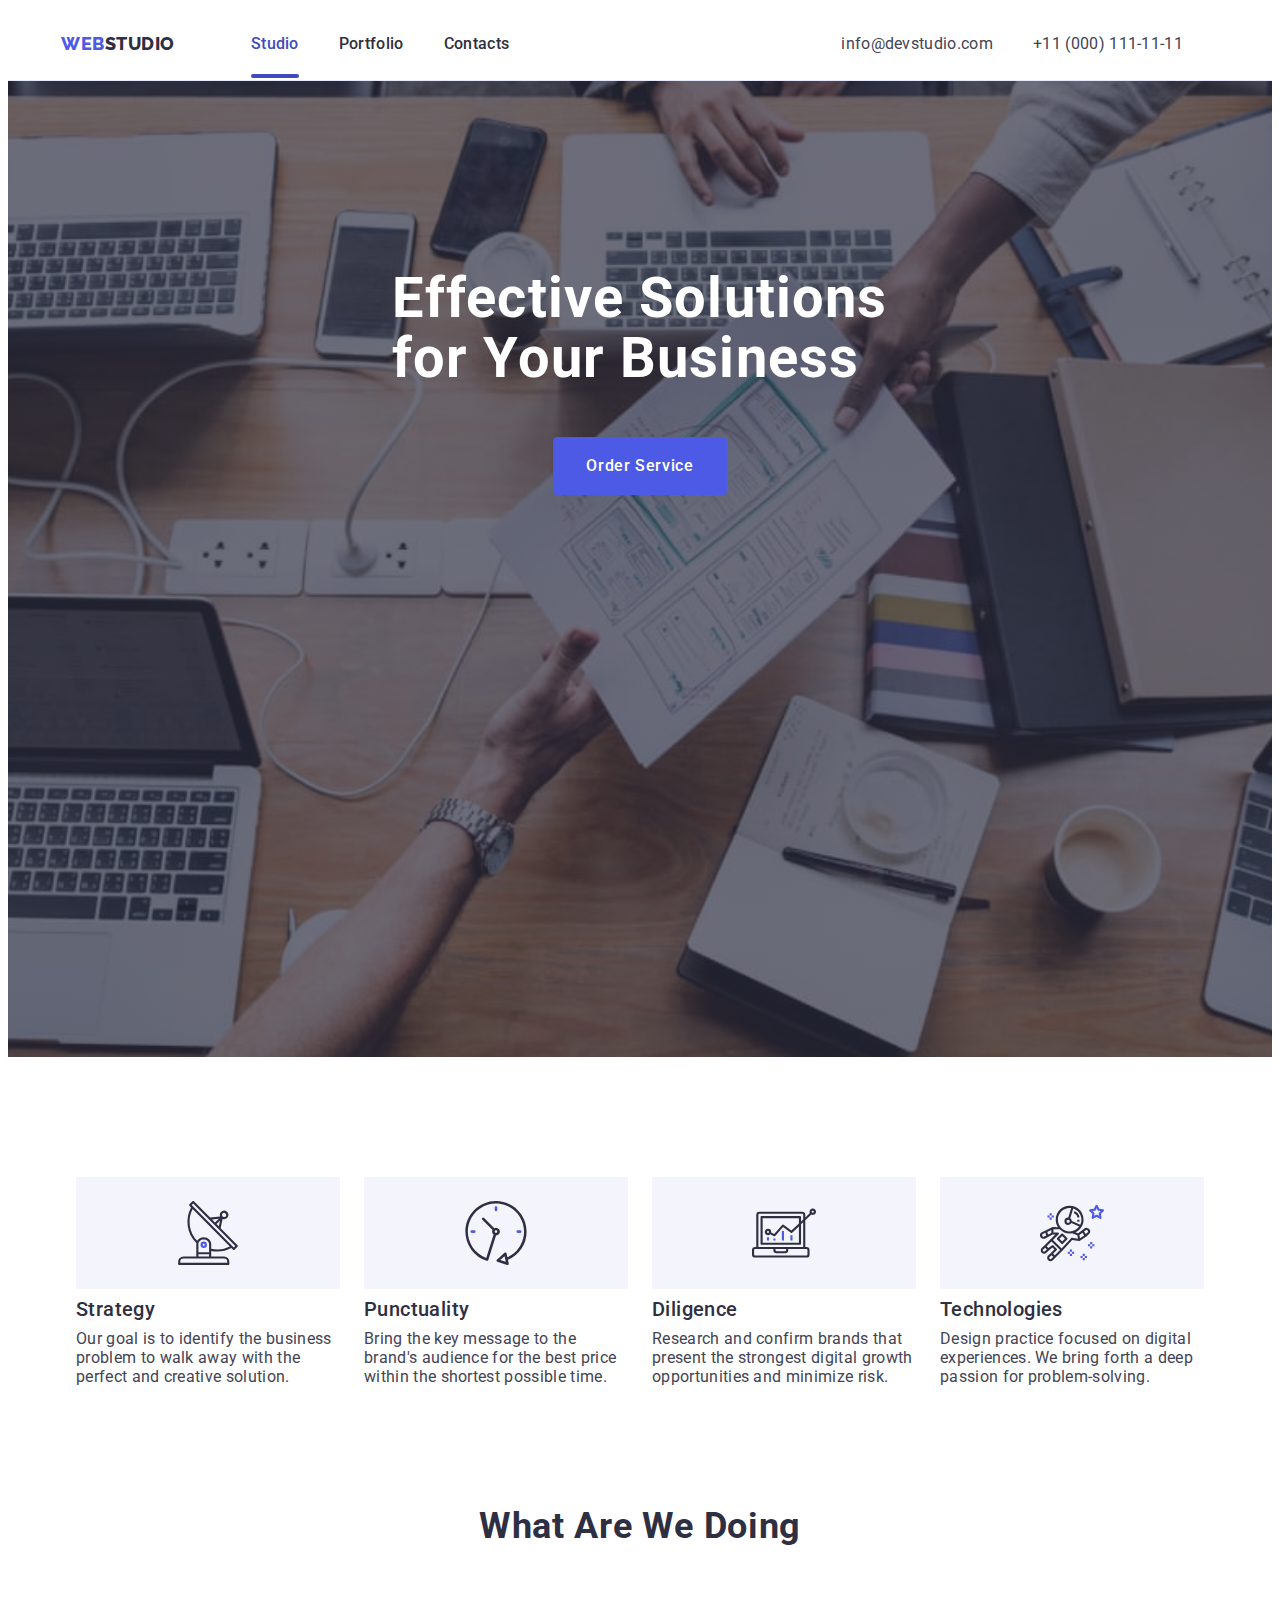
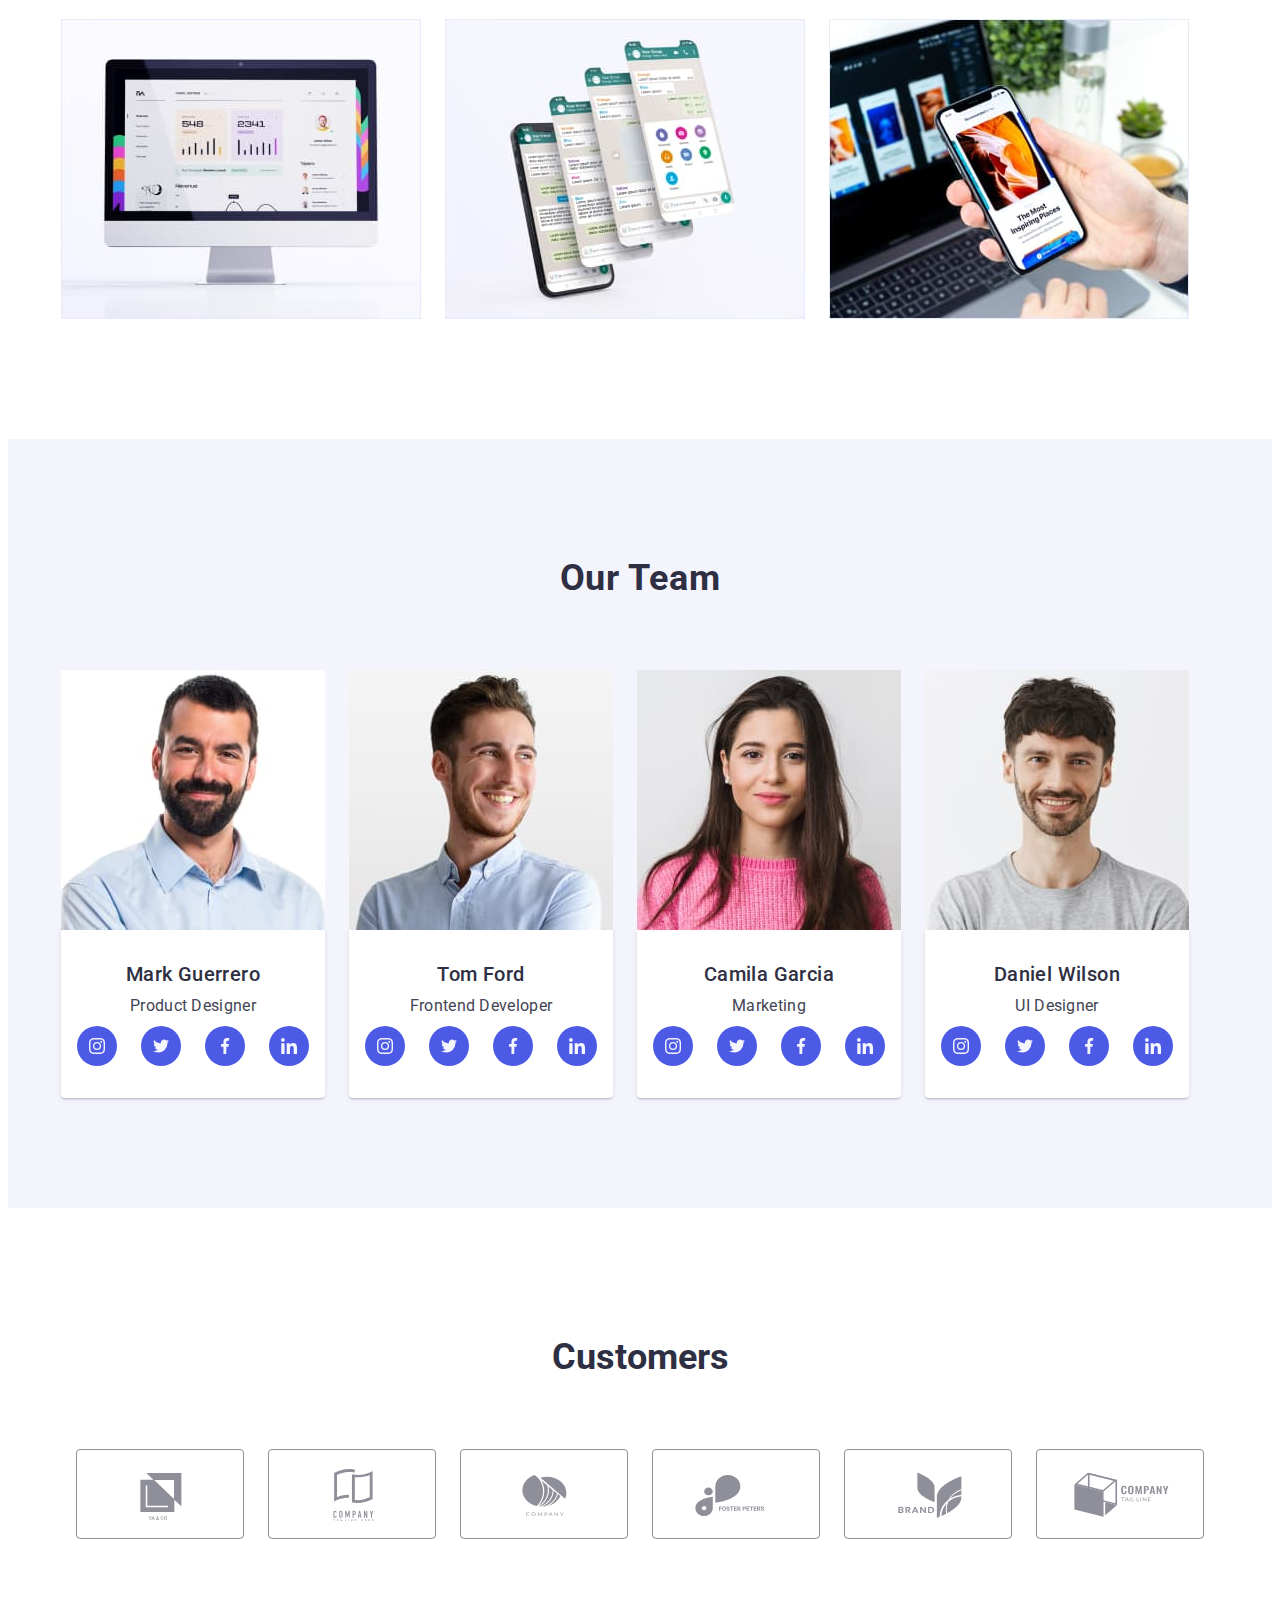
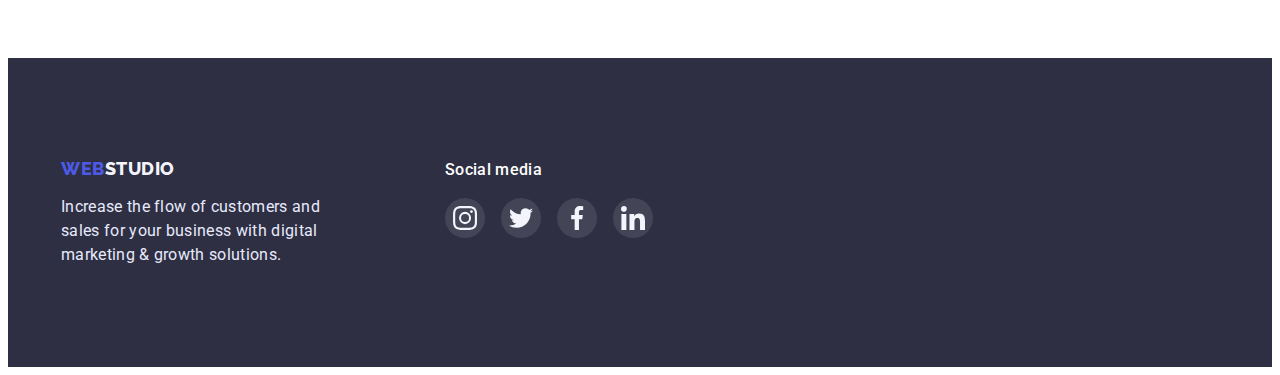
<file: index.html>
<!DOCTYPE html>
<html lang="en">
  <head>
    <meta charset="UTF-8" />
    <meta http-equiv="X-UA-Compatible" content="IE=edge" />
    <meta name="viewport" content="width=device-width, initial-scale=1.0" />
    <title>WebStudio</title>
    <link
      rel="stylesheet"
      href="https://cdnjs.cloudflare.com/ajax/libs/modern-normalize/1.1.0/modern-normalize.min.css"
      integrity="sha512-wpPYUAdjBVSE4KJnH1VR1HeZfpl1ub8YT/NKx4PuQ5NmX2tKuGu6U/JRp5y+Y8XG2tV+wKQpNHVUX03MfMFn9Q=="
      crossorigin="anonymous"
      referrerpolicy="no-referrer"
    />
    <link rel="preconnect" href="https://fonts.googleapis.com" />
    <link rel="preconnect" href="https://fonts.gstatic.com" crossorigin />
    <link
      href="https://fonts.googleapis.com/css2?family=Raleway:wght@800&family=Roboto:wght@400;500;700&display=swap"
      rel="stylesheet"
    />
    <link rel="stylesheet" href="./css/styles.css" />
  </head>
  <body>
    <header class="header">
      <div class="container header-container">
        <nav class="header-navigation">
          <a href="./index.html" class="header-logo link">
            Web <span>Studio</span></a
          >
          <ul class="header-list list">
            <li class="header-item">
              <a href="" class="header-link link studio-current">Studio</a>
            </li>
            <li class="header-item">
              <a href="portfolio.html" class="header-link link">Portfolio</a>
            </li>
            <li class="header-item">
              <a href="" class="header-link link">Contacts</a>
            </li>
          </ul>
        </nav>
        <address class="header-addres">
          <ul class="header-list list">
            <li>
              <a href="mailto:info@devstudio.com" class="header-mail link"
                >info@devstudio.com</a
              >
            </li>
            <li>
              <a href="tel:+110001111111" class="header-tel link"
                >+11 (000) 111-11-11</a
              >
            </li>
          </ul>
        </address>
      </div>
    </header>
    <main>
      <!-- Hero section -->
      <section class="hero">
        <div class="container">
          <h1 class="hero-title">Effective Solutions for Your Business</h1>
          <button type="button" class="hero-btn" data-modal-open>
            Order Service
          </button>
          <div class="backdrop is-hidden" data-modal>
            <div class="modal">
              <p></p>
              <button class="modal-button-close" data-modal-close>
                <svg class="modal-icon-close" width="8px" height="8px">
                  <use
                    href="./images/sprite.svg#icon-close-black-18dp-2-1"
                  ></use>
                </svg>
              </button>
            </div>
          </div>
        </div>
      </section>
      <!-- /Hero section -->
      <!-- Section first -->
      <section class="section-first">
        <div class="container">
          <h2 class="section-first-tittle visually-hidden">
            About the company
          </h2>
          <ul class="section-first-list list">
            <li class="section-first-item icon-antenna">
              <h3 class="section-first-heading">Strategy</h3>
              <p class="section-first-text">
                Our goal is to identify the business problem to walk away with
                the perfect and creative solution.
              </p>
            </li>
            <li class="section-first-item icon-clock">
              <h3 class="section-first-heading">Punctuality</h3>
              <p class="section-first-text">
                Bring the key message to the brand's audience for the best price
                within the shortest possible time.
              </p>
            </li>
            <li class="section-first-item icon-diagram">
              <h3 class="section-first-heading">Diligence</h3>
              <p class="section-first-text">
                Research and confirm brands that present the strongest digital
                growth opportunities and minimize risk.
              </p>
            </li>
            <li class="section-first-item icon-astronaut">
              <h3 class="section-first-heading">Technologies</h3>
              <p class="section-first-text">
                Design practice focused on digital experiences. We bring forth a
                deep passion for problem-solving.
              </p>
            </li>
          </ul>
        </div>
      </section>
      <!-- /Section first -->
      <!-- Section second -->
      <section class="section-second">
        <div class="container section-second-container">
          <h2 class="section-second-tittle">What are we doing</h2>
          <ul class="section-second-list list">
            <li class="section-second-item">
              <img
                src="./images/Whatarewedoing1.jpg"
                alt="An example of our work"
                width="360"
              />
            </li>
            <li class="section-second-item">
              <img
                src="./images/Whatarewedoing2.jpg"
                alt="An example of our work"
                width="360"
              />
            </li>
            <li class="section-second-item">
              <img
                src="./images/Whatarewedoing3.jpg"
                alt="An example of our work"
                width="360"
              />
            </li>
          </ul>
        </div>
      </section>
      <!-- /Section second -->
      <!-- Section third -->
      <section class="section-third">
        <div class="container section-third-container">
          <h2 class="section-third-tittle">Our Team</h2>
          <ul class="section-third-list list">
            <li class="section-third-item">
              <img
                src="./images/Mark.jpg"
                alt="photo of the employee"
                width="264"
              />
              <div class="section-third-item-container">
                <h3 class="section-third-heading">Mark Guerrero</h3>
                <p class="section-third-text">Product Designer</p>
                <div class="icon-list">
                  <ul class="section-third-icon-list list">
                    <li class="instagram">
                      <a href="" class="section-third-link link">
                        <svg class="st-icon" width="16px" height="16px">
                          <use href="./images/sprite.svg#icon-instagram"></use>
                        </svg>
                      </a>
                    </li>
                    <li class="twitter">
                      <a href="" class="section-third-link link">
                        <svg class="st-icon" width="16px" height="16px">
                          <use href="./images/sprite.svg#icon-twitter"></use>
                        </svg>
                      </a>
                    </li>
                    <li class="facebook">
                      <a href="" class="section-third-link link">
                        <svg class="st-icon" width="16px" height="16px">
                          <use href="./images/sprite.svg#icon-facebook"></use>
                        </svg>
                      </a>
                    </li>
                    <li class="linkedin">
                      <a href="" class="section-third-link link">
                        <svg class="st-icon" width="16px" height="16px">
                          <use href="./images/sprite.svg#icon-linkedin"></use>
                        </svg>
                      </a>
                    </li>
                  </ul>
                </div>
              </div>
            </li>
            <li class="section-third-item">
              <img
                src="./images/Tom.jpg"
                alt="photo of the employee"
                width="264"
              />
              <div class="section-third-item-container">
                <h3 class="section-third-heading">Tom Ford</h3>
                <p class="section-third-text">Frontend Developer</p>
                <div class="icon-list">
                  <ul class="section-third-icon-list list">
                    <li class="instagram">
                      <a href="" class="section-third-link link">
                        <svg class="st-icon" width="16px" height="16px">
                          <use href="./images/sprite.svg#icon-instagram"></use>
                        </svg>
                      </a>
                    </li>
                    <li class="twitter">
                      <a href="" class="section-third-link link">
                        <svg class="st-icon" width="16px" height="16px">
                          <use href="./images/sprite.svg#icon-twitter"></use>
                        </svg>
                      </a>
                    </li>
                    <li class="facebook">
                      <a href="" class="section-third-link link">
                        <svg class="st-icon" width="16px" height="16px">
                          <use href="./images/sprite.svg#icon-facebook"></use>
                        </svg>
                      </a>
                    </li>
                    <li class="linkedin">
                      <a href="" class="section-third-link link">
                        <svg class="st-icon" width="16px" height="16px">
                          <use href="./images/sprite.svg#icon-linkedin"></use>
                        </svg>
                      </a>
                    </li>
                  </ul>
                </div>
              </div>
            </li>
            <li class="section-third-item">
              <img
                src="./images/Camila.jpg"
                alt="photo of the employee"
                width="264"
              />
              <div class="section-third-item-container">
                <h3 class="section-third-heading">Camila Garcia</h3>
                <p class="section-third-text">Marketing</p>
                <div class="icon-list">
                  <ul class="section-third-icon-list list">
                    <li class="instagram">
                      <a href="" class="section-third-link link">
                        <svg class="st-icon" width="16px" height="16px">
                          <use href="./images/sprite.svg#icon-instagram"></use>
                        </svg>
                      </a>
                    </li>
                    <li class="twitter">
                      <a href="" class="section-third-link link">
                        <svg class="st-icon" width="16px" height="16px">
                          <use href="./images/sprite.svg#icon-twitter"></use>
                        </svg>
                      </a>
                    </li>
                    <li class="facebook">
                      <a href="" class="section-third-link link">
                        <svg class="st-icon" width="16px" height="16px">
                          <use href="./images/sprite.svg#icon-facebook"></use>
                        </svg>
                      </a>
                    </li>
                    <li class="linkedin">
                      <a href="" class="section-third-link link">
                        <svg class="st-icon" width="16px" height="16px">
                          <use href="./images/sprite.svg#icon-linkedin"></use>
                        </svg>
                      </a>
                    </li>
                  </ul>
                </div>
              </div>
            </li>
            <li class="section-third-item">
              <img
                src="./images/Daniel.jpg"
                alt="photo of the employee"
                width="264"
              />
              <div class="section-third-item-container">
                <h3 class="section-third-heading">Daniel Wilson</h3>
                <p class="section-third-text">UI Designer</p>
                <div class="icon-list">
                  <ul class="section-third-icon-list list">
                    <li class="instagram">
                      <a href="" class="section-third-link link">
                        <svg class="st-icon" width="16px" height="16px">
                          <use href="./images/sprite.svg#icon-instagram"></use>
                        </svg>
                      </a>
                    </li>
                    <li class="twitter">
                      <a href="" class="section-third-link link">
                        <svg class="st-icon" width="16px" height="16px">
                          <use href="./images/sprite.svg#icon-twitter"></use>
                        </svg>
                      </a>
                    </li>
                    <li class="facebook">
                      <a href="" class="section-third-link link">
                        <svg class="st-icon" width="16px" height="16px">
                          <use href="./images/sprite.svg#icon-facebook"></use>
                        </svg>
                      </a>
                    </li>
                    <li class="linkedin">
                      <a href="" class="section-third-link link">
                        <svg class="st-icon" width="16px" height="16px">
                          <use href="./images/sprite.svg#icon-linkedin"></use>
                        </svg>
                      </a>
                    </li>
                  </ul>
                </div>
              </div>
            </li>
          </ul>
        </div>
      </section>
      <!-- /Section third -->
      <!-- Section customers -->
      <section class="section-customers">
        <div class="container customers-container">
          <h2 class="customers-tittle">Customers</h2>
          <ul class="customers-list list">
            <li class="customers-list-item">
              <a href="" class="customers-link link">
                <svg class="customers-icon" width="104px" height="56">
                  <use href="./images/symbol-defs.svg#icon-lg1"></use>
                </svg>
              </a>
            </li>
            <li class="customers-list-item">
              <a href="" class="customers-link link">
                <svg class="customers-icon" width="104px" height="56">
                  <use href="./images/symbol-defs.svg#icon-lg2"></use>
                </svg>
              </a>
            </li>
            <li class="customers-list-item">
              <a href="" class="customers-link link">
                <svg class="customers-icon" width="104px" height="56">
                  <use href="./images/symbol-defs.svg#icon-lg3"></use>
                </svg>
              </a>
            </li>
            <li class="customers-list-item">
              <a href="" class="customers-link link">
                <svg class="customers-icon" width="104px" height="56">
                  <use href="./images/symbol-defs.svg#icon-lg4"></use>
                </svg>
              </a>
            </li>
            <li class="customers-list-item">
              <a href="" class="customers-link link">
                <svg class="customers-icon" width="104px" height="56">
                  <use href="./images/symbol-defs.svg#icon-lg5"></use>
                </svg>
              </a>
            </li>
            <li class="customers-list-item">
              <a href="" class="customers-link link">
                <svg class="customers-icon" width="104px" height="56">
                  <use href="./images/symbol-defs.svg#icon-lg6"></use>
                </svg>
              </a>
            </li>
          </ul>
        </div>
      </section>
      <!-- Section customers -->
    </main>
    <footer class="footer">
      <div class="container footer-container">
        <div class="footer-container-logo">
          <a href="./index.html" class="footer-logo link"
            >Web <span>Studio</span></a
          >
          <p class="footer-text">
            Increase the flow of customers and sales for your business with
            digital marketing & growth solutions.
          </p>
        </div>
        <div class="footer-social">
          <p class="footer-social-text">Social media</p>
          <ul class="footer-icon-list list">
            <li>
              <a href="" class="footer-social-link link">
                <svg class="footer-icon" width="24px" height="24px">
                  <use href="./images/sprite.svg#icon-instagram"></use>
                </svg>
              </a>
            </li>
            <li>
              <a href="" class="footer-social-link link">
                <svg class="footer-icon" width="24px" height="24px">
                  <use href="./images/sprite.svg#icon-twitter"></use>
                </svg>
              </a>
            </li>
            <li class="facebook">
              <a href="" class="footer-social-link link">
                <svg class="footer-icon" width="24px" height="24px">
                  <use href="./images/sprite.svg#icon-facebook"></use>
                </svg>
              </a>
            </li>
            <li class="linkedin">
              <a href="" class="footer-social-link link">
                <svg class="footer-icon" width="24px" height="24px">
                  <use href="./images/sprite.svg#icon-linkedin"></use>
                </svg>
              </a>
            </li>
          </ul>
        </div>
      </div>
    </footer>
    <script src="./js/modal.js"></script>
  </body>
</html>
</file>
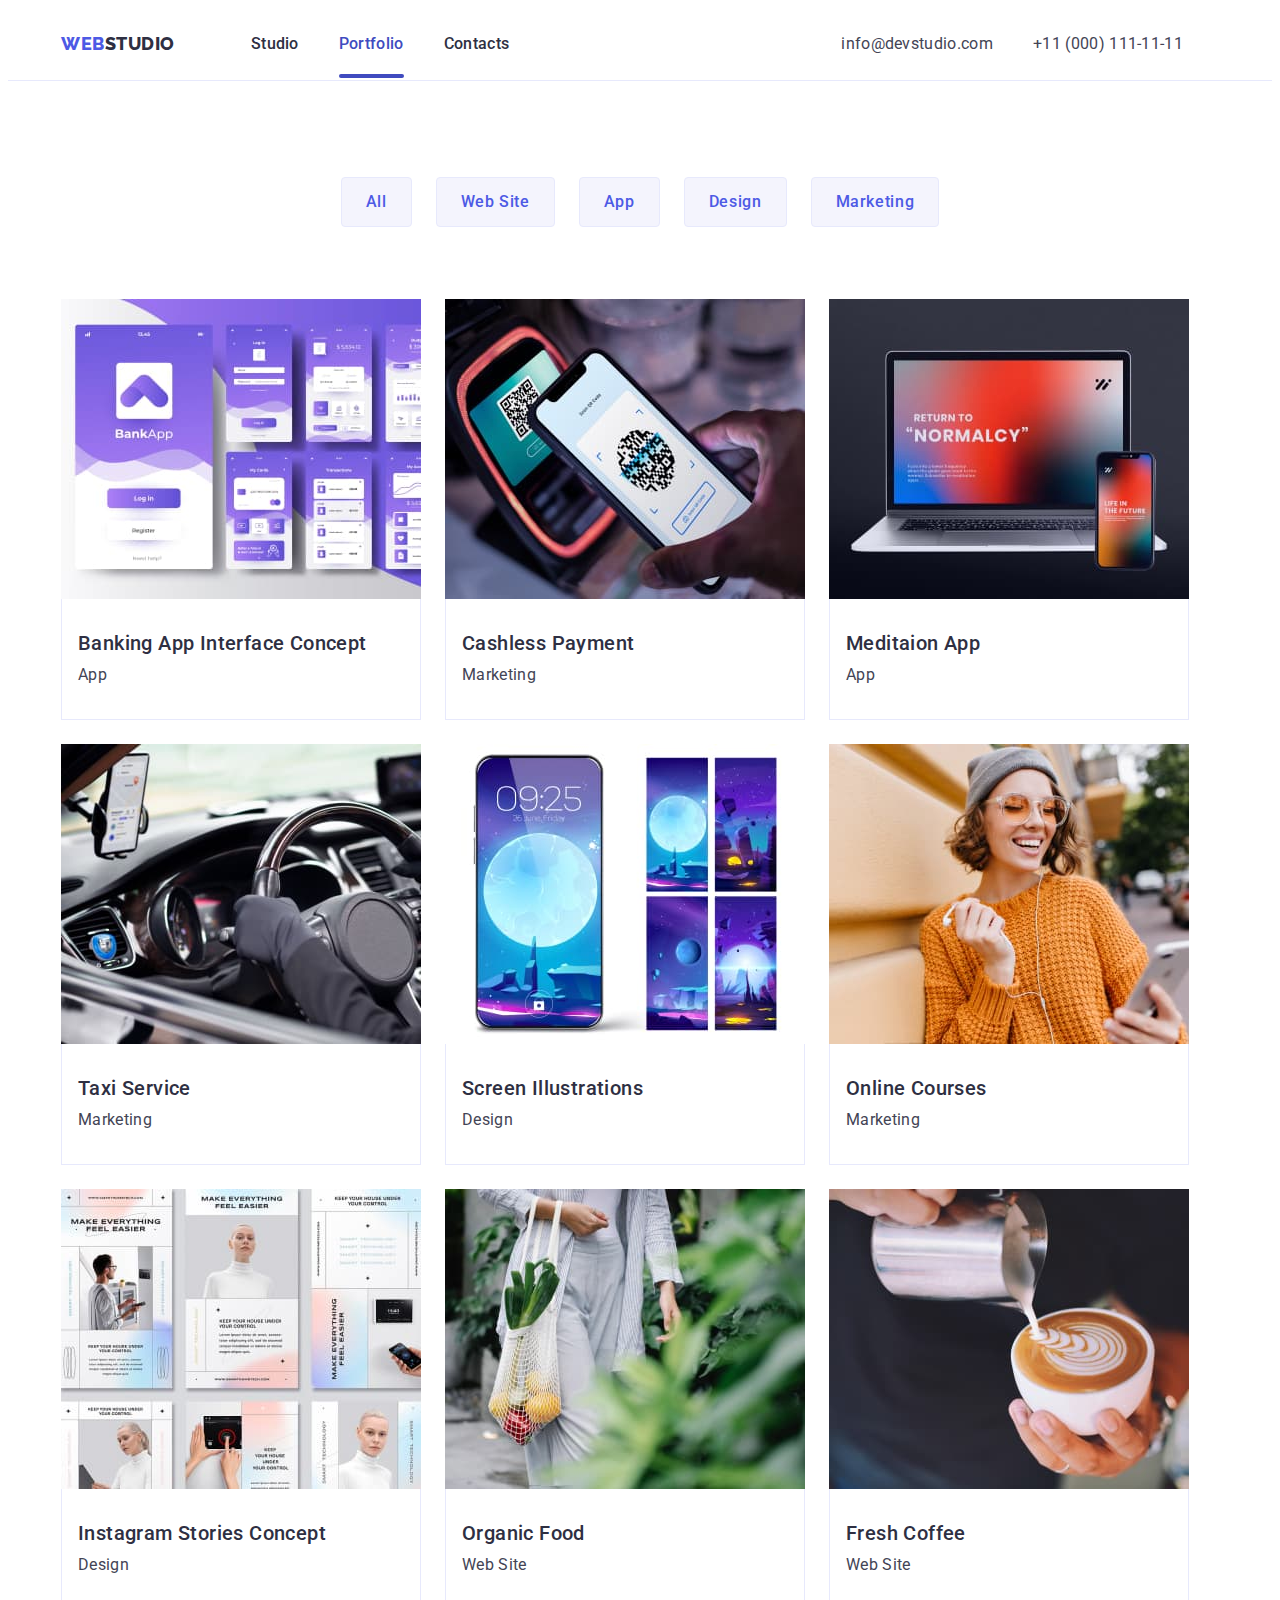
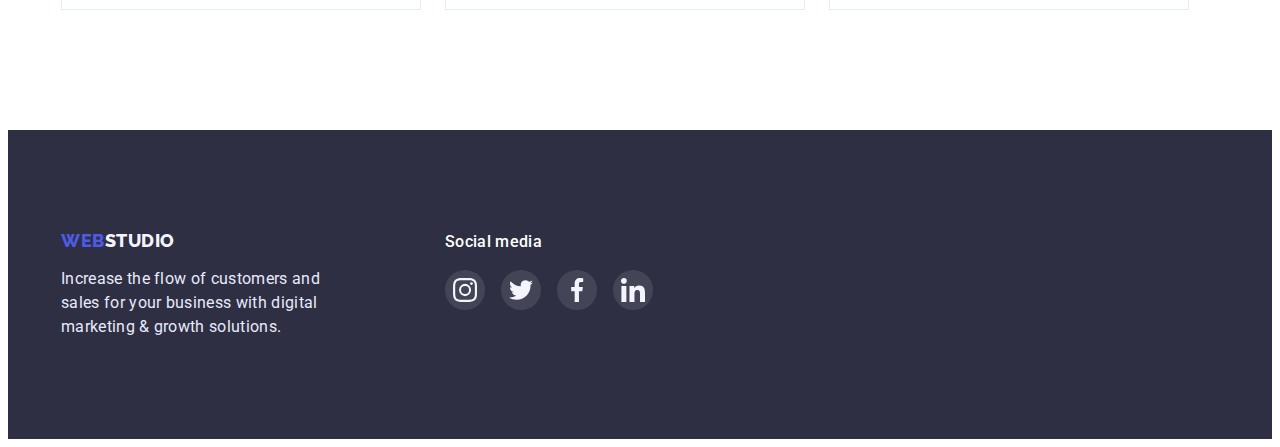
<file: portfolio.html>
<!DOCTYPE html>
<html lang="en">
  <head>
    <meta charset="UTF-8" />
    <meta http-equiv="X-UA-Compatible" content="IE=edge" />
    <meta name="viewport" content="width=device-width, initial-scale=1.0" />
    <title>Portfolio</title>
    <link
      rel="stylesheet"
      href="https://cdnjs.cloudflare.com/ajax/libs/modern-normalize/1.1.0/modern-normalize.min.css"
      integrity="sha512-wpPYUAdjBVSE4KJnH1VR1HeZfpl1ub8YT/NKx4PuQ5NmX2tKuGu6U/JRp5y+Y8XG2tV+wKQpNHVUX03MfMFn9Q=="
      crossorigin="anonymous"
      referrerpolicy="no-referrer"
    />
    <link rel="preconnect" href="https://fonts.googleapis.com" />
    <link rel="preconnect" href="https://fonts.gstatic.com" crossorigin />
    <link
      href="https://fonts.googleapis.com/css2?family=Raleway:wght@800&family=Roboto:wght@400;500;700&display=swap"
      rel="stylesheet"
    />
    <link rel="stylesheet" href="./css/styles.css" />
  </head>
  <body>
    <header class="header">
      <div class="container header-container">
        <nav class="header-navigation">
          <a href="./index.html" class="header-logo link">
            Web <span>Studio</span></a
          >
          <ul class="header-list list">
            <li class="header-item">
              <a href="index.html" class="header-link link">Studio</a>
            </li>
            <li class="header-item">
              <a
                href="portfolio.html"
                class="header-link link portfolio-current"
                >Portfolio</a
              >
            </li>
            <li class="header-item">
              <a href="" class="header-link link">Contacts</a>
            </li>
          </ul>
        </nav>
        <address class="header-addres">
          <ul class="header-list list">
            <li>
              <a href="mailto:info@devstudio.com" class="header-mail link"
                >info@devstudio.com</a
              >
            </li>
            <li>
              <a href="tel:+110001111111" class="header-tel link"
                >+11 (000) 111-11-11</a
              >
            </li>
          </ul>
        </address>
      </div>
    </header>
    <main>
      <!-- Portfolio Section first -->
      <section class="portfolio-section-first">
        <div class="container prt-section-first-container">
          <h1 class="portfolio-menu visually-hidden">Menu</h1>
          <ul class="portfolio-section-first-list list">
            <li><button type="button" class="portfolio-btn">All</button></li>
            <li>
              <button type="button" class="portfolio-btn">Web Site</button>
            </li>
            <li><button type="button" class="portfolio-btn">App</button></li>
            <li>
              <button type="button" class="portfolio-btn">Design</button>
            </li>
            <li>
              <button type="button" class="portfolio-btn">Marketing</button>
            </li>
          </ul>
          <ul class="portfolio-section-second-lisst list">
            <li class="portfolio-section-second-item">
              <a href="" class="portfolio-section-second-link products link">
                <div class="product-thumb">
                  <img src="./images/portfolio1.jpg" alt="Sample" width="360" />

                  <p class="product-overlay">
                    14 Stylish and User-Friendly App Design Concepts · Task
                    Manager App · Calorie Tracker App · Exotic Fruit Ecommerce
                    App · Cloud Storage App
                  </p>
                </div>
                <div class="portfolio-section-second-content">
                  <h3 class="portfolio-section-second-heading">
                    Banking App Interface Concept
                  </h3>
                  <p class="portfolio-section-second-text">App</p>
                </div>
              </a>
            </li>
            <li class="portfolio-section-second-item">
              <a href="" class="portfolio-section-second-link link products">
                <div class="product-thumb">
                  <img src="./images/portfolio2.jpg" alt="Sample" width="360" />
                  <p class="product-overlay">
                    14 Stylish and User-Friendly App Design Concepts · Task
                    Manager App · Calorie Tracker App · Exotic Fruit Ecommerce
                    App · Cloud Storage App
                  </p>
                </div>
                <div class="portfolio-section-second-content">
                  <h3 class="portfolio-section-second-heading">
                    Cashless Payment
                  </h3>
                  <p class="portfolio-section-second-text">Marketing</p>
                </div>
              </a>
            </li>
            <li class="portfolio-section-second-item">
              <a href="" class="portfolio-section-second-link link products">
                <div class="product-thumb">
                  <img src="./images/portfolio3.jpg" alt="Sample" width="360" />
                  <p class="product-overlay">
                    14 Stylish and User-Friendly App Design Concepts · Task
                    Manager App · Calorie Tracker App · Exotic Fruit Ecommerce
                    App · Cloud Storage App
                  </p>
                </div>
                <div class="portfolio-section-second-content">
                  <h3 class="portfolio-section-second-heading">
                    Meditaion App
                  </h3>
                  <p class="portfolio-section-second-text">App</p>
                </div>
              </a>
            </li>
            <li class="portfolio-section-second-item">
              <a href="" class="portfolio-section-second-link link products">
                <div class="product-thumb">
                  <img src="./images/portfolio4.jpg" alt="Sample" width="360" />
                  <p class="product-overlay">
                    14 Stylish and User-Friendly App Design Concepts · Task
                    Manager App · Calorie Tracker App · Exotic Fruit Ecommerce
                    App · Cloud Storage App
                  </p>
                </div>
                <div class="portfolio-section-second-content">
                  <h3 class="portfolio-section-second-heading">Taxi Service</h3>
                  <p class="portfolio-section-second-text">Marketing</p>
                </div>
              </a>
            </li>
            <li class="portfolio-section-second-item">
              <a href="" class="portfolio-section-second-link link products">
                <div class="product-thumb">
                  <img src="./images/portfolio5.jpg" alt="Sample" width="360" />
                  <p class="product-overlay">
                    14 Stylish and User-Friendly App Design Concepts · Task
                    Manager App · Calorie Tracker App · Exotic Fruit Ecommerce
                    App · Cloud Storage App
                  </p>
                </div>
                <div class="portfolio-section-second-content">
                  <h3 class="portfolio-section-second-heading">
                    Screen Illustrations
                  </h3>
                  <p class="portfolio-section-second-text">Design</p>
                </div>
              </a>
            </li>
            <li class="portfolio-section-second-item">
              <a href="" class="portfolio-section-second-link link products">
                <div class="product-thumb">
                  <img src="./images/portfolio6.jpg" alt="Sample" width="360" />
                  <p class="product-overlay">
                    14 Stylish and User-Friendly App Design Concepts · Task
                    Manager App · Calorie Tracker App · Exotic Fruit Ecommerce
                    App · Cloud Storage App
                  </p>
                </div>
                <div class="portfolio-section-second-content">
                  <h3 class="portfolio-section-second-heading">
                    Online Courses
                  </h3>
                  <p class="portfolio-section-second-text">Marketing</p>
                </div>
              </a>
            </li>
            <li class="portfolio-section-second-item">
              <a href="" class="portfolio-section-second-link link products">
                <div class="product-thumb">
                  <img src="./images/portfolio7.jpg" alt="Sample" width="360" />
                  <p class="product-overlay">
                    14 Stylish and User-Friendly App Design Concepts · Task
                    Manager App · Calorie Tracker App · Exotic Fruit Ecommerce
                    App · Cloud Storage App
                  </p>
                </div>
                <div class="portfolio-section-second-content">
                  <h3 class="portfolio-section-second-heading">
                    Instagram Stories Concept
                  </h3>
                  <p class="portfolio-section-second-text">Design</p>
                </div>
              </a>
            </li>
            <li class="portfolio-section-second-item">
              <a href="" class="portfolio-section-second-link link products">
                <div class="product-thumb">
                  <img src="./images/portfolio8.jpg" alt="Sample" width="360" />
                  <p class="product-overlay">
                    14 Stylish and User-Friendly App Design Concepts · Task
                    Manager App · Calorie Tracker App · Exotic Fruit Ecommerce
                    App · Cloud Storage App
                  </p>
                </div>
                <div class="portfolio-section-second-content">
                  <h3 class="portfolio-section-second-heading">Organic Food</h3>
                  <p class="portfolio-section-second-text">Web Site</p>
                </div>
              </a>
            </li>
            <li class="portfolio-section-second-item">
              <a href="" class="portfolio-section-second-link link products">
                <div class="product-thumb">
                  <img src="./images/portfolio9.jpg" alt="Sample" width="360" />
                  <p class="product-overlay">
                    14 Stylish and User-Friendly App Design Concepts · Task
                    Manager App · Calorie Tracker App · Exotic Fruit Ecommerce
                    App · Cloud Storage App
                  </p>
                </div>
                <div class="portfolio-section-second-content">
                  <h3 class="portfolio-section-second-heading">Fresh Coffee</h3>
                  <p class="portfolio-section-second-text">Web Site</p>
                </div>
              </a>
            </li>
          </ul>
        </div>
      </section>
    </main>
    <footer class="footer">
      <div class="container footer-container">
        <div class="footer-container-logo">
          <a href="./index.html" class="footer-logo link"
            >Web <span>Studio</span></a
          >
          <p class="footer-text">
            Increase the flow of customers and sales for your business with
            digital marketing & growth solutions.
          </p>
        </div>
        <div class="footer-social">
          <p class="footer-social-text">Social media</p>
          <ul class="footer-icon-list list">
            <li>
              <a href="" class="footer-social-link link">
                <svg class="footer-icon" width="24px" height="24px">
                  <use href="./images/sprite.svg#icon-instagram"></use>
                </svg>
              </a>
            </li>
            <li>
              <a href="" class="footer-social-link link">
                <svg class="footer-icon" width="24px" height="24px">
                  <use href="./images/sprite.svg#icon-twitter"></use>
                </svg>
              </a>
            </li>
            <li class="facebook">
              <a href="" class="footer-social-link link">
                <svg class="footer-icon" width="24px" height="24px">
                  <use href="./images/sprite.svg#icon-facebook"></use>
                </svg>
              </a>
            </li>
            <li class="linkedin">
              <a href="" class="footer-social-link link">
                <svg class="footer-icon" width="24px" height="24px">
                  <use href="./images/sprite.svg#icon-linkedin"></use>
                </svg>
              </a>
            </li>
          </ul>
        </div>
      </div>
    </footer>
  </body>
</html>
</file>
<file: css/styles.css>
:root {
  --main-title-color: #fff;
  --secondary-title-color: #2e2f42;
  --main-text-color: #434455;
  --main-backgrounds-color: #2e2f42;
  --secondary-backgrounds-color: #f4f4fd;
  --basic-margin-text: 8px;
}

h1,
h2,
h3,
h4,
h5,
h6,
p {
  margin: 0;
}

ul {
  margin: 0;
  padding: 0;
}

img {
  display: block;
}

body {
  font-family: "Roboto", sans-serif;
  background-color: #ffffff;
  color: #2e2f42;
}

.container {
  max-width: 1158px;
  margin: 0 auto;
  padding-left: 15px;
  padding-right: 15px;
}

.list {
  list-style: none;
}

.link {
  text-decoration: none;
}

.visually-hidden {
  position: absolute;
  width: 1px;
  height: 1px;
  margin: -1px;
  border: 0;
  padding: 0;

  white-space: nowrap;
  clip-path: inset(100%);
  clip: rect(0 0 0 0);
  overflow: hidden;
}
/* Header */
.header {
  padding: 24px 0;
  border-bottom: 1px solid #e7e9fc;
}

.header-navigation {
  display: flex;
  flex-direction: row;
}

.header-list {
  display: flex;
  flex-direction: row;
  gap: 40px;
}

.header-logo {
  font-family: "Raleway", sans-serif;
  font-style: normal;
  font-weight: 800;
  font-size: 18px;
  line-height: 1.33;
  display: flex;
  align-items: center;
  letter-spacing: 0.03em;
  text-transform: uppercase;
  color: #4d5ae5;
  margin-right: 76px;
}

.header-logo span {
  color: #2e2f42;
}
.header-link {
  position: relative;
  font-weight: 500;
  font-size: 16px;
  line-height: 1.5;
  letter-spacing: 0.02em;
  color: #2e2f42;
  transition: color 250ms cubic-bezier(0.4, 0, 0.2, 1);
  padding: 24px 0;
}
.header-link:hover,
.header-link:focus {
  color: #4d5ae5;
}

.studio-current {
  color: #404bbf;
}

.studio-current::after {
  content: "";
  display: block;
  position: absolute;
  width: 100%;
  height: 4px;
  left: 0;
  bottom: -1px;
  background-color: #404bbf;
  border-radius: 2px;
}

.header-container {
  display: flex;
  align-items: center;
}

.header-mail {
  font-style: normal;
  font-weight: 400;
  font-size: 16px;
  line-height: 1.5;
  letter-spacing: 0.02em;
  color: #434455;
  margin-left: 332px;
  margin-right: 0px;
  transition: color 250ms cubic-bezier(0.4, 0, 0.2, 1);
}
.header-tel {
  font-style: normal;
  font-weight: 400;
  font-size: 16px;
  line-height: 1.5;
  letter-spacing: 0.02em;
  color: #434455;
  transition: color 250ms cubic-bezier(0.4, 0, 0.2, 1);
}

.header-mail:hover,
.header-mail:focus {
  color: #4d5ae5;
}

.header-tel:hover,
.header-tel:focus {
  color: #4d5ae5;
}

/* Header */

/* Hero section */
.hero {
  background: var(--main-backgrounds-color);
  padding: 188px 0;
  max-width: 1440px;
  min-height: 600px;
  margin-left: auto;
  margin-right: auto;
  background-image: linear-gradient(
      to right,
      rgba(46, 47, 66, 0.7),
      rgba(46, 47, 66, 0.7)
    ),
    url(../images/backgroundhero.jpg);
  background-size: cover;
  background-position: center;
  background-repeat: no-repeat;
}

.hero-title {
  font-size: 56px;
  line-height: 1.07;
  letter-spacing: 0.02em;
  color: var(--main-title-color);
  margin: 0 auto 48px auto;
  width: 496px;
  display: block;
}

.hero-btn {
  min-width: 169px;
  font-family: inherit;
  font-weight: 500;
  font-size: 16px;
  line-height: 1.5;
  display: block;
  margin: 0 auto;
  align-items: center;
  letter-spacing: 0.04em;
  color: #ffffff;
  background-color: #4d5ae5;
  cursor: pointer;
  border: 1px solid #4d5ae5;
  border-radius: 4px;
  padding: 16px 32px;
  transition: background-color 250ms cubic-bezier(0.4, 0, 0.2, 1),
    border-color 250ms cubic-bezier(0.4, 0, 0.2, 1),
    box-shadow 250ms cubic-bezier(0.4, 0, 0.2, 1);
}
.hero-btn:hover,
.hero-btn:focus {
  color: #ffffff;
  background-color: #404bbf;
  box-shadow: 0px 4px 4px rgba(0, 0, 0, 0.15);
  border-radius: 4px;
  border-color: #404bbf;
}

.backdrop {
  position: fixed;
  top: 0;
  left: 0;
  width: 100%;
  height: 100%;
  background-color: rgba(46, 47, 66, 0.4);

  opacity: 1;
  transition: opacity 250ms cubic-bezier(0.4, 0, 0.2, 1);
}

.backdrop.backdrop.is-hidden .modal {
  transform: translate(-50%, -50%) scale(0.9);
}

.modal {
  position: absolute;
  top: 50%;
  left: 50%;
  width: 408px;
  height: 576px;
  background-color: #fcfcfc;
  box-shadow: 0px 1px 1px rgba(0, 0, 0, 0.14), 0px 1px 3px rgba(0, 0, 0, 0.12),
    0px 2px 1px rgba(0, 0, 0, 0.2);
  border-radius: 4px;
  transform: translate(-50%, -50%) scale(1);
  transition: transform 250ms cubic-bezier(0.4, 0, 0.2, 1);
}

.backdrop.is-hidden {
  opacity: 0;
  pointer-events: none;
}

.modal-button-close {
  position: absolute;
  top: 24px;
  right: 24px;
  display: flex;
  justify-content: center;
  align-items: center;
  width: 24px;
  height: 24px;
  border-radius: 50%;
  padding: 0;
  fill: #2e2f42;
  border: 1px solid rgba(0, 0, 0, 0.1);
}

.modal-button-close:hover,
.modal-button-close:focus {
  background-color: #404bbf;
  border: #404bbf;
  fill: #ffffff;
}

/* .modal-icon-close {
  width: 24px;
  height: 24px;
  background: #e7e9fc;
  border: 1px solid rgba(0, 0, 0, 0.1);
} */

/* Hero section */

/* Section first */
.section-first {
  padding-top: 120px;
  padding-bottom: 120px;
}
.section-first-list {
  display: flex;
  justify-content: center;
  gap: 24px;
}

.section-first-item::before {
  display: block;
  content: "";
  height: 112px;
  background-size: contain;
  background-repeat: no-repeat;
  background-position: center;
  background-color: #f4f4fd;
  margin-bottom: 8px;
}

.icon-antenna::before {
  background-image: url(../images/antenna.svg);
  background-size: 64px;
}

.icon-clock::before {
  background-image: url(../images/clock.svg);
  background-size: 64px;
}

.icon-diagram::before {
  background-image: url(../images/diagram.svg);
  background-size: 64px;
}

.icon-astronaut::before {
  background-image: url(../images/astronaut.svg);
  background-size: 64px;
}

.section-first-heading {
  font-weight: 500;
  font-size: 20px;
  line-height: 1.2;
  letter-spacing: 0.02em;
  color: var(--secondary-title-color);
  margin-bottom: var(--basic-margin-text);
}
.section-first-text {
  font-weight: 400;
  font-size: 16px;
  line-height: 1.2;
  letter-spacing: 0.02em;
  color: var(--main-text-color);
  width: 264px;
}

/* Section-first */

/* Section second */
.section-second {
  padding-bottom: 120px;
}
.section-second-tittle {
  font-size: 36px;
  line-height: 1.11;
  letter-spacing: 0.02em;
  text-transform: capitalize;
  color: var(--secondary-title-color);
  margin-bottom: 72px;
  text-align: center;
}

.section-second-list {
  display: flex;
  flex-direction: row;
  gap: 24px;
}

/* Section second */

/* Section third */
.section-third {
  background: var(--secondary-backgrounds-color);
  padding: 120px 0 110px 0;
}
.section-third-tittle {
  font-size: 36px;
  line-height: 1.11;
  letter-spacing: 0.02em;
  text-transform: capitalize;
  color: var(--secondary-title-color);
  margin-bottom: 72px;
  text-align: center;
}

.section-third-heading {
  font-weight: 500;
  font-size: 20px;
  line-height: 1.2;
  letter-spacing: 0.02em;
  margin-bottom: var(--basic-margin-text);
}
.section-third-text {
  font-weight: 400;
  font-size: 16px;
  line-height: 1.5;
  letter-spacing: 0.02em;
  color: var(--main-text-color);
}

.section-third-list {
  display: flex;
  flex-direction: row;
  gap: 24px;
}

.section-third-container {
  display: flex;
  flex-direction: column;
}

.section-third-item-container {
  display: flex;
  flex-direction: column;
  justify-content: center;
  align-items: center;
  background-color: var(--main-title-color);
  padding: 32px 16px;
  box-shadow: 0px 1px 6px rgba(46, 47, 66, 0.08),
    0px 1px 1px rgba(46, 47, 66, 0.16), 0px 2px 1px rgba(46, 47, 66, 0.08);
  border-radius: 0px 0px 4px 4px;
}

.section-third-icon-list {
  display: flex;
  flex-direction: row;
  justify-content: center;
  align-items: center;
  padding: 0px;
  gap: 24px;
  margin-top: 8px;
}

.section-third-link {
  display: flex;
  justify-content: center;
  align-items: center;
  background-color: #4d5ae5;
  width: 40px;
  height: 40px;
  border-radius: 50%;
  transition: background-color 250ms cubic-bezier(0.4, 0, 0.2, 1);
}

.section-third-link:hover,
.section-third-link:focus {
  background-color: #404bbf;
}

.st-icon {
  fill: currentColor;
}

/* Section third */

/* Section customers */
.section-customers {
  padding: 130px 0 120px 0;
}

.customers-tittle {
  font-weight: 700;
  font-size: 36px;
  line-height: 1.11;
  text-align: center;
  margin-bottom: 72px;
}
.customers-list {
  display: flex;
  justify-content: center;
  gap: 24px;
  margin: auto;
}

.customers-list-item {
  display: flex;
  align-items: center;
  justify-content: center;
  width: 168px;
  height: 88px;
}

.customers-link {
  display: flex;
  justify-content: center;
  align-items: center;
  width: 100%;
  height: 100%;
  color: #8e8f99;
  border: 1px solid #8e8f99;
  border-radius: 4px;
  transition: color 250ms cubic-bezier(0.4, 0, 0.2, 1),
    border 250ms cubic-bezier(0.4, 0, 0.2, 1);
}

.customers-link:hover,
.customers-link:focus {
  color: #404bbf;
  border: 1px solid #404bbf;
  border-radius: 4px;
}

.customers-icon {
  fill: currentColor;
}

/* Section customers */
/* footer */
.footer-container {
  display: flex;
  flex-direction: row;
  gap: 120px;
}
.footer {
  background: #2e2f42;
  padding: 100px 0;
}
.footer-logo {
  font-family: "Raleway", sans-serif;
  font-weight: 800;
  font-size: 18px;
  line-height: 1.17;
  display: flex;
  align-items: center;
  letter-spacing: 0.03em;
  text-transform: uppercase;
  color: #4d5ae5;
  margin-bottom: 16px;
}
.footer-logo span {
  color: #f4f4fd;
}
.footer-text {
  font-weight: 400;
  font-size: 16px;
  line-height: 1.5;
  letter-spacing: 0.02em;
  color: #e7e9fc;
  width: 264px;
}

.footer-container-logo {
  display: flex;
  flex-direction: column;
}

.footer-social-text {
  font-weight: 500;
  font-size: 16px;
  line-height: 1.5;
  letter-spacing: 0.02em;
  color: #ffffff;
  margin-bottom: 16px;
}

.footer-icon-list {
  display: flex;
  flex-direction: row;
  align-items: flex-start;
  padding: 0px;
  gap: 16px;
}

.footer-social-link {
  display: flex;
  justify-content: center;
  align-items: center;
  width: 40px;
  height: 40px;
  background-color: rgba(255, 255, 255, 0.1);
  border-radius: 50%;
  transition: background-color 250ms cubic-bezier(0.4, 0, 0.2, 1);
}

.footer-social-link:hover,
.footer-social-link:focus {
  background-color: #31d0aa;
}

.footer-icon {
  fill: currentColor;
}

/* footer */

/* Portfolio */

/*  Prt Section 1 */

.portfolio-section-first {
  padding-top: 96px;
  padding-bottom: 120px;
}

.portfolio-section-first-list {
  display: flex;
  flex-direction: row;
  justify-content: center;
  gap: 24px;
  margin-bottom: 72px;
}

.portfolio-btn {
  font-family: inherit;
  font-style: normal;
  font-weight: 500;
  font-size: 16px;
  line-height: 1.5;
  align-items: center;
  text-align: center;
  letter-spacing: 0.04em;
  color: #4d5ae5;
  background-color: #f4f4fd;
  cursor: pointer;
  border: 1px solid #e7e9fc;
  border-radius: 4px;
  padding: 12px 24px;
  display: flex;
  transition: background-color 250ms cubic-bezier(0.4, 0, 0.2, 1),
    box-shadow 250ms cubic-bezier(0.4, 0, 0.2, 1),
    color 250ms cubic-bezier(0.4, 0, 0.2, 1),
    border-color 250ms cubic-bezier(0.4, 0, 0.2, 1);
}

.portfolio-btn:hover,
.portfolio-btn:focus {
  background-color: #404bbf;
  box-shadow: 0px 3px 1px rgba(0, 0, 0, 0.1), 0px 2px 1px rgba(0, 0, 0, 0.08),
    0px 2px 2px rgba(0, 0, 0, 0.12);
  border-radius: 4px;
  border-color: #404bbf;
  color: #ffffff;
}

/* Prt Section second */
.portfolio-section-second-heading {
  font-weight: 500;
  font-size: 20px;
  line-height: 1.2;
  letter-spacing: 0.02em;
  color: var(--secondary-title-color);
  margin-bottom: 8px;
}
.portfolio-section-second-text {
  font-weight: 400;
  font-size: 16px;
  line-height: 1.5;
  letter-spacing: 0.02em;
  color: var(--main-text-color);
}

.portfolio-section-second-lisst {
  display: flex;
  flex-wrap: wrap;
  gap: 24px;
}

.portfolio-section-second-content {
  display: flex;
  flex-direction: column;
  justify-content: center;
  background-color: #fff;
  padding: 32px 16px;
  border: 1px solid #e7e9fc;
  border-top: 0;
}

.portfolio-section-second-link {
  display: block;
  transition: box-shadow 250ms cubic-bezier(0.4, 0, 0.2, 1);
}

.portfolio-section-second-link:hover,
.portfolio-section-second-link:focus {
  box-shadow: 0px 1px 6px rgba(46, 47, 66, 0.08),
    0px 1px 1px rgba(46, 47, 66, 0.16), 0px 2px 1px rgba(46, 47, 66, 0.08);
}

.prtss-container {
  display: flex;
  flex-wrap: wrap;
  gap: 24px;
}

.prtsf-container {
  display: flex;
  flex-direction: row;
  gap: 24px;
  justify-content: center;
  padding-top: 93px;
}

.portfolio-current {
  color: #404bbf;
}

.portfolio-current::after {
  content: "";
  display: block;
  position: absolute;
  width: 100%;
  height: 4px;
  left: 0;
  bottom: -1px;
  background-color: #404bbf;
  border-radius: 2px;
}

.product-thumb {
  position: relative;
  overflow: hidden;
}

.product-overlay {
  position: absolute;
  top: 0;
  left: 0;
  width: 100%;
  height: 100%;
  background-color: #4d5ae5;
  transform: translateY(100%);
  transition: transform 250ms cubic-bezier(0.4, 0, 0.2, 1);
  top: 0px;
  left: 0px;
  width: 100%;
  height: 100%;
  font-size: 16px;
  line-height: 1.5;
  letter-spacing: 0.02em;
  color: #f4f4fd;
  padding: 40px 32px 164px 32px;
}

.products:hover .product-overlay {
  transform: translateY(0%);
}
</file>
